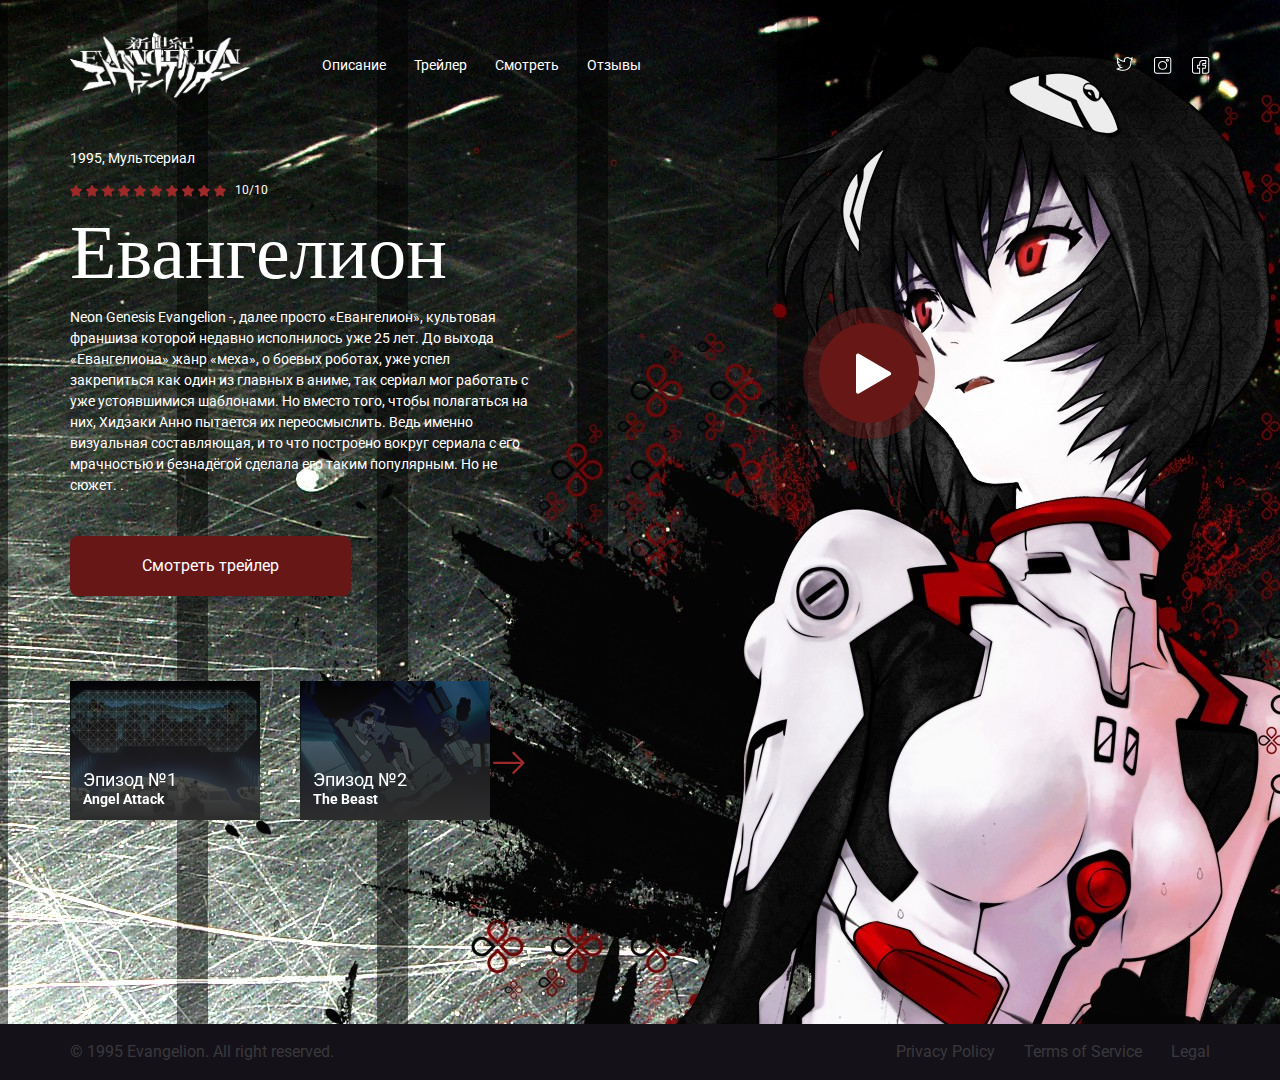
<file: index.html>
<!doctype html>
<html lang="ru">

<head>
  <meta charset="UTF-8">
  <meta name="viewport" content="width=device-width, user-scalable=no, initial-scale=1.0, maximum-scale=1.0, minimum-scale=1.0">
  <meta http-equiv="X-UA-Compatible" content="ie=edge">
  <title>Евангелион - официальный сайт сериала</title>
  <link href="https://fonts.googleapis.com/css?family=Roboto:400,700&display=swap&subset=cyrillic-ext" rel="stylesheet">
  <link rel="stylesheet" href="css/reset.css">
  <link rel="stylesheet" href="css/swiper.min.css">
  <link rel="stylesheet" href="css/animate.css">
  <link rel="stylesheet" href="css/style.css">

  <script src="js/swiper.min.js" defer></script>
  <script src="youtube-modal/index.js" defer></script>
  <script src="js/main.js" defer></script>

</head>

<body class="body-app">
  
  
  <header>
    <div class="container">
      <div class="header">
        <img src="img/logo.png" alt="логотип Ведьмак" class="logo">
        <nav class="menu-list">
          <a href="page.html" class="menu-link">Описание</a>
          <a href="https://youtu.be/2o_9GjAs-sc" class="menu-link  animated fadeInRight youtube-modal">Трейлер</a>
          <a href="watch.html" class="menu-link">Смотреть</a>
          <a href="#" class="menu-link">Отзывы</a>
        </nav>

        <div class="social">
          <a href="https://twitter.com/evangelion_co" class="social-link"><img src="img/social/twitter.svg" alt="Twitter"></a>
          <a href="https://www.instagram.com/evangelion.official/" class="social-link"><img src="img/social/instagram.svg" alt="instagram"></a>
          <a href="https://www.facebook.com/Neon-Genesis-Evangelion-10817426834/" class="social-link"><img src="img/social/facebook.svg" alt="Facebok"></a>
        </div>
      </div>
      <button class="menu-button"></button>
    </div>
  </header>


  <main>
    <div class="container">
      <div class="main-content">
        <div class="content">
          <span class="genre animated fadeInRight">1995, Мультсериал</span>

          <div class="rating animated fadeInRight">
            <div class="rating-stars">
              <img src="img/star.svg" alt="Рейтинг 7 из 10" class="star">
              <img src="img/star.svg" alt="" class="star">
              <img src="img/star.svg" alt="" class="star">
              <img src="img/star.svg" alt="" class="star">
              <img src="img/star.svg" alt="" class="star">
              <img src="img/star.svg" alt="" class="star">
              <img src="img/star.svg" alt="" class="star">
              <img src="img/star.svg" alt="" class="star">
              <img src="img/star.svg" alt="" class="star">
              <img src="img/star.svg" alt="" class="star">
            </div>
            <div class="rating-number">10/10</div>
          </div>
          <h1 class="main-title animated fadeInRight">Евангелион</h1>

          <p class="main-description animated fadeInRight">
            Neon Genesis Evangelion -, далее просто «Евангелион», культовая франшиза которой недавно исполнилось уже 25 лет.

            До выхода «Евангелиона» жанр «меха», о боевых роботах, уже успел закрепиться как один из главных в аниме, так сериал мог работать с уже устоявшимися шаблонами. Но вместо того, чтобы полагаться на них, Хидэаки Анно пытается их переосмыслить. Ведь именно визуальная составляющая, и то что построено вокруг сериала с его мрачностью и безнадёгой сделала его таким популярным. Но не сюжет. 
            
        .</p>

          <a href="https://youtu.be/Un4p-6lzIpI" class="button animated fadeInRight youtube-modal">Смотреть трейлер</a>

        </div>
        <a href="https://youtu.be/2o_9GjAs-sc" class="play youtube-modal">
          <img src="img/play.svg" alt="play" class="play-img">
        </a>
      </div>

      <div class="series">
        <div class="swiper-container">

          <div class="swiper-wrapper">

            <div class="swiper-slide">
              <a href="https://jut.su/evangelion/episode-1.html" class="card-link">
              <figure class="card">
                <img class="card-img" src="img/series/series-1.jpg" alt="Эпизод №1">
                <figcaption class="card-description">
                  <p class="card-subtitle">Эпизод №1</p>
                  <p class="card-title">Angel Attack</p>
                </figcaption>
              </figure>
            </a>
            </div>

            <div class="swiper-slide">
              <a href="https://jut.su/evangelion/episode-2.html" class="card-link">
              <figure class="card">
                <img class="card-img" src="img/series/series-2.jpg" alt="Эпизод №2">
                <figcaption class="card-description">
                  <p class="card-subtitle">Эпизод №2</p>
                  <p class="card-title">The Beast</p>
                </figcaption>
              </figure>
            </a>
            </div>

            <div class="swiper-slide">
              <a href="https://jut.su/evangelion/episode-3.html" class="card-link">
              <figure class="card">
                <img class="card-img" src="img/series/series-3.jpg" alt="Эпизод №3">
                <figcaption class="card-description">
                  <p class="card-subtitle">Эпизод №3</p>
                  <p class="card-title">A Transfer</p>
                </figcaption>
              </figure>
            </a>
            </div>

            <div class="swiper-slide">
              <a href="https://jut.su/evangelion/episode-4.html" class="card-link">
              <figure class="card">
                <img class="card-img" src="img/series/series-4.jpg" alt="Эпизод №4">
                <figcaption class="card-description">
                  <p class="card-subtitle">Эпизод №4</p>
                  <p class="card-title">Hedgehog’s Dilemma</p>
                </figcaption>
              </figure>
            </a>
            </div>
            <div class="swiper-slide">
              <a href="https://jut.su/evangelion/episode-5.html" class="card-link">
              <figure class="card">
                <img class="card-img" src="img/series/series-5.jpg" alt="Эпизод №5">
                <figcaption class="card-description">
                  <p class="card-subtitle">Эпизод №5</p>
                  <p class="card-title">Rei I</p>
                </figcaption>
              </figure>
            </a>
            </div>
            <div class="swiper-slide">
              <a href="https://jut.su/evangelion/episode-6.html" class="card-link">
              <figure class="card">
                <img class="card-img" src="img/series/series-6.jpg" alt="Эпизод №6">
                <figcaption class="card-description">
                  <p class="card-subtitle">Эпизод №6</p>
                  <p class="card-title">Rei II</p>
                </figcaption>
              </figure>
            </a>
            </div>
            <div class="swiper-slide">
              <a href="https://jut.su/evangelion/episode-7.html" class="card-link">
              <figure class="card">
                <img class="card-img" src="img/series/series-7.jpg" alt="Эпизод №7">
                <figcaption class="card-description">
                  <p class="card-subtitle">Эпизод №7</p>
                  <p class="card-title">A Human Work</p>
                </figcaption>
              </figure>
            </a>
            </div>
            <div class="swiper-slide">
              <a href="https://jut.su/evangelion/episode-8.html" class="card-link">
              <figure class="card">
                <img class="card-img" src="img/series/series-8.jpg" alt="Эпизод №8">
                <figcaption class="card-description">
                  <p class="card-subtitle">Эпизод №8</p>
                  <p class="card-title">Asuka Strikes!</p>
                </figcaption>
              </figure>
            </a>
            </div>
            <div class="swiper-slide">
              <a href="https://jut.su/evangelion/episode-9.html" class="card-link">
              <figure class="card">
                <img class="card-img" src="img/series/series-9.jpg" alt="Эпизод №9">
                <figcaption class="card-description">
                  <p class="card-subtitle">Эпизод №9</p>
                  <p class="card-title">Both of You, Dance Like You Want to Win!</p>
                </figcaption>
              </figure>
            </a>
            </div>
            <div class="swiper-slide">
              <a href="https://jut.su/evangelion/episode-10.html" class="card-link">
              <figure class="card">
                <img class="card-img" src="img/series/series-10.jpg" alt="Эпизод №10">
                <figcaption class="card-description">
                  <p class="card-subtitle">Эпизод №10</p>
                  <p class="card-title">Magma Diver</p>
                </figcaption>
              </figure>
            </a>
            </div>
            <div class="swiper-slide">
              <a href="https://jut.su/evangelion/episode-11.html" class="card-link">
              <figure class="card">
                <img class="card-img" src="img/series/series-11.jpg" alt="Эпизод №11">
                <figcaption class="card-description">
                  <p class="card-subtitle">Эпизод №11</p>
                  <p class="card-title">The Day Tokyo-3 Stood Still</p>
                </figcaption>
              </figure>
            </a>
            </div>
            <div class="swiper-slide">
              <a href="https://jut.su/evangelion/episode-12.html" class="card-link">
              <figure class="card">
                <img class="card-img" src="img/series/series-12.jpg" alt="Эпизод №12">
                <figcaption class="card-description">
                  <p class="card-subtitle">Эпизод №12</p>
                  <p class="card-title">She Said, „Don’t Make Others Suffer for Your Personal Hatred.</p>
                </figcaption>
              </figure>
            </a>
            </div>
            <div class="swiper-slide">
              <a href="https://jut.su/evangelion/episode-13.html" class="card-link">
              <figure class="card">
                <img class="card-img" src="img/series/series-13.jpg" alt="Эпизод №13">
                <figcaption class="card-description">
                  <p class="card-subtitle">Эпизод №13</p>
                  <p class="card-title">Lilliputian Hitcher</p>
                </figcaption>
              </figure>
            </a>
            </div>
            <div class="swiper-slide">
              <a href="https://jut.su/evangelion/episode-14.html" class="card-link">
              <figure class="card">
                <img class="card-img" src="img/series/series-14.jpg" alt="Эпизод №14">
                <figcaption class="card-description">
                  <p class="card-subtitle">Эпизод №14</p>
                  <p class="card-title">Weaving a Story</p>
                </figcaption>
              </figure>
            </a>
            </div>
            <div class="swiper-slide">
              <a href="https://jut.su/evangelion/episode-15.html" class="card-link">
              <figure class="card">
                <img class="card-img" src="img/series/series-15.jpg" alt="Эпизод №15">
                <figcaption class="card-description">
                  <p class="card-subtitle">Эпизод №15</p>
                  <p class="card-title">Those Women Longed for the Touch of Other’s Lips, and Thus Invited Their Kisses</p>
                </figcaption>
              </figure>
            </a>
            </div>
            <div class="swiper-slide">
              <a href="https://jut.su/evangelion/episode-16.html" class="card-link">
              <figure class="card">
                <img class="card-img" src="img/series/series-16.jpg" alt="Эпизод №16">
                <figcaption class="card-description">
                  <p class="card-subtitle">Эпизод №16</p>
                  <p class="card-title">Splitting of the Breast</p>
                </figcaption>
              </figure>
            </a>
            </div>
            <div class="swiper-slide">
              <a href="https://jut.su/evangelion/episode-17.html" class="card-link">
              <figure class="card">
                <img class="card-img" src="img/series/series-17.jpg" alt="Эпизод №17">
                <figcaption class="card-description">
                  <p class="card-subtitle">Эпизод №17</p>
                  <p class="card-title">FOURTH CHILDREN</p>
                </figcaption>
              </figure>
            </a>
            </div>
            <div class="swiper-slide">
              <a href="https://jut.su/evangelion/episode-18.html" class="card-link">
              <figure class="card">
                <img class="card-img" src="img/series/series-18.jpg" alt="Эпизод №18">
                <figcaption class="card-description">
                  <p class="card-subtitle">Эпизод №18</p>
                  <p class="card-title">Ambivalence</p>
                </figcaption>
              </figure>
            </a>
            </div>
            <div class="swiper-slide">
              <a href="https://jut.su/evangelion/episode-19.html" class="card-link">
              <figure class="card">
                <img class="card-img" src="img/series/series-19.jpg" alt="Эпизод №19">
                <figcaption class="card-description">
                  <p class="card-subtitle">Эпизод №19</p>
                  <p class="card-title">Introjection</p>
                </figcaption>
              </figure>
            </a>
            </div>
            <div class="swiper-slide">
              <a href="https://jut.su/evangelion/episode-20.html" class="card-link">
              <figure class="card">
                <img class="card-img" src="img/series/series-20.jpg" alt="Эпизод №20">
                <figcaption class="card-description">
                  <p class="card-subtitle">Эпизод №20</p>
                  <p class="card-title">Weaving a story 2: Oral Stage</p>
                </figcaption>
              </figure>
            </a>
            </div>
            <div class="swiper-slide">
              <a href="https://jut.su/evangelion/episode-21.html" class="card-link">
              <figure class="card">
                <img class="card-img" src="img/series/series-21.jpg" alt="Эпизод №21">
                <figcaption class="card-description">
                  <p class="card-subtitle">Эпизод №21</p>
                  <p class="card-title">He was aware that he was still a child</p>
                </figcaption>
              </figure>
            </a>
            </div>
            <div class="swiper-slide">
              <a href="https://jut.su/evangelion/episode-22.html" class="card-link">
              <figure class="card">
                <img class="card-img" src="img/series/series-22.jpg" alt="Эпизод №22">
                <figcaption class="card-description">
                  <p class="card-subtitle">Эпизод №22</p>
                  <p class="card-title">Don't be.</p>
                </figcaption>
              </figure>
            </a>
            </div>
            <div class="swiper-slide">
              <a href="https://jut.su/evangelion/episode-23.html" class="card-link">
              <figure class="card">
                <img class="card-img" src="img/series/series-23.jpg" alt="Эпизод №23">
                <figcaption class="card-description">
                  <p class="card-subtitle">Эпизод №23</p>
                  <p class="card-title">Rei III</p>
                </figcaption>
              </figure>
            </a>
            </div>
            <div class="swiper-slide">
              <a href="https://jut.su/evangelion/episode-24.html" class="card-link">
              <figure class="card">
                <img class="card-img" src="img/series/series-24.jpg" alt="Эпизод №24">
                <figcaption class="card-description">
                  <p class="card-subtitle">Эпизод №24</p>
                  <p class="card-title">The Beginning and the End, or „Knockin' on Heaven’s Door</p>
                </figcaption>
              </figure>
            </a>
            </div>
            <div class="swiper-slide">
              <a href="https://jut.su/evangelion/episode-25.html" class="card-link">
              <figure class="card">
                <img class="card-img" src="img/series/series-25.jpg" alt="Эпизод №25">
                <figcaption class="card-description">
                  <p class="card-subtitle">Эпизод №25</p>
                  <p class="card-title">Love is destructive</p>
                </figcaption>
              </figure>
            </a>
            </div>
            <div class="swiper-slide">
              <a href="https://jut.su/evangelion/episode-26.html" class="card-link">
              <figure class="card">
                <img class="card-img" src="img/series/series-26.jpg" alt="Эпизод №26">
                <figcaption class="card-description">
                  <p class="card-subtitle">Эпизод №26</p>
                  <p class="card-title">I need you.</p>
                </figcaption>
              </figure>
            </a>
            </div>


          </div>
        </div>
        <button class="arrow"></button>
      </div>

    </div>

  </main>

  <footer class="footer">
    <div class="container">
      <div class="footer-content">
        <div class="left">
          <span class="copyright">© 1995 Evangelion. All right reserved.</span>

        </div>
        <div class="right">
          <nav class="footer-menu">
            <a href="#" class="footer-link">Privacy Policy</a>
            <a href="#" class="footer-link">Terms of Service</a>
            <a href="#" class="footer-link">Legal</a>
          </nav>
        </div>
      </div>
    </div>
  </footer>
</body>
</html>
</file>
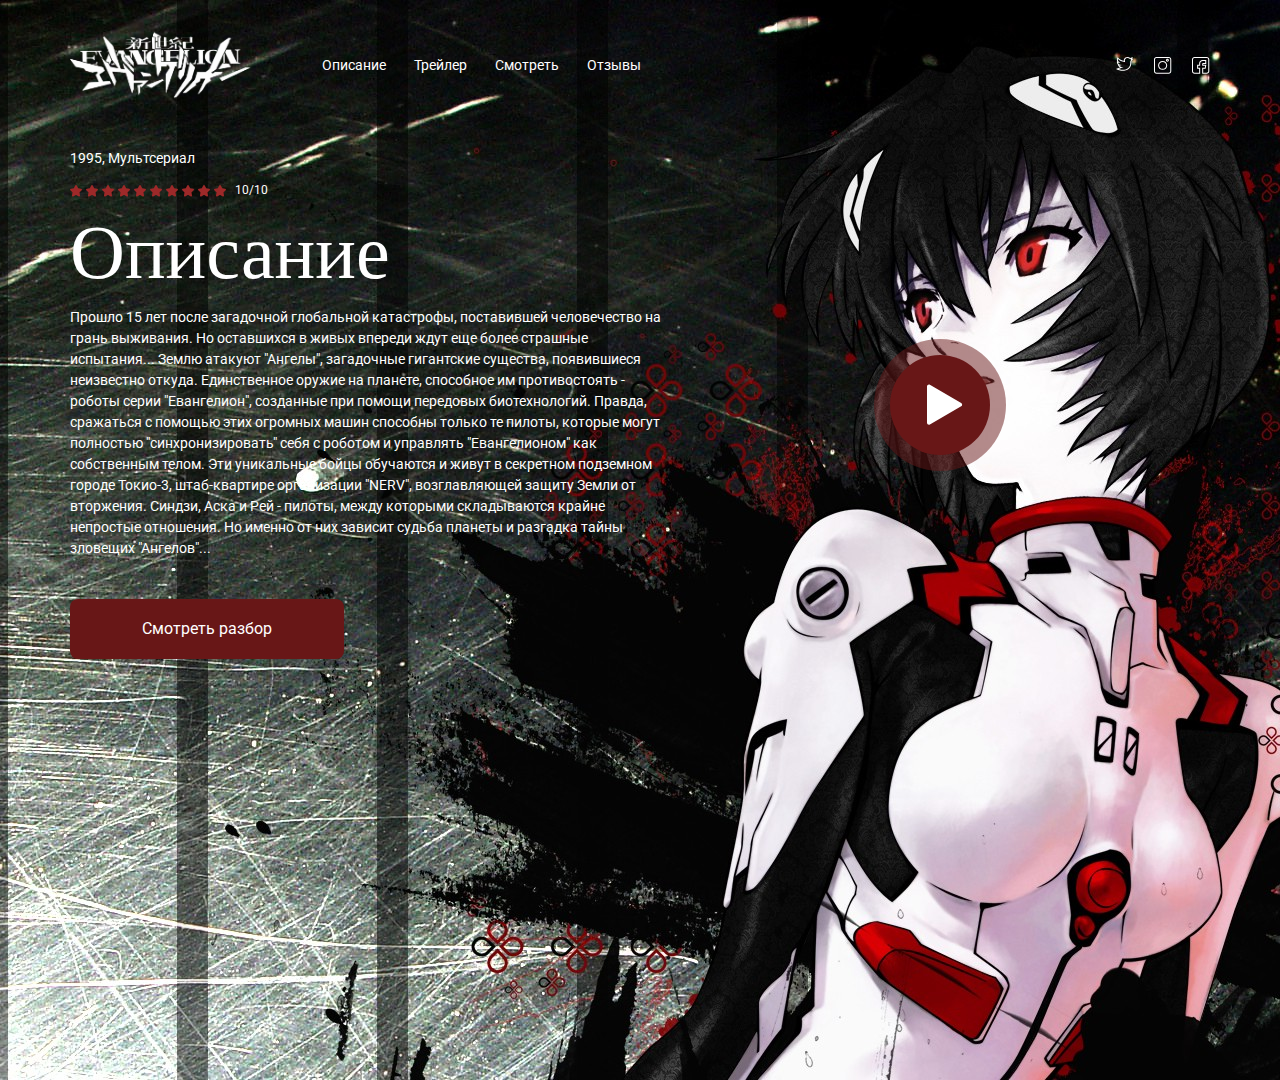
<file: page.html>
<!doctype html>
<html lang="ru">

<head>
  <meta charset="UTF-8">
  <meta name="viewport" content="width=device-width, user-scalable=no, initial-scale=1.0, maximum-scale=1.0, minimum-scale=1.0">
  <meta http-equiv="X-UA-Compatible" content="ie=edge">
  <title>Евангелион - официальный сайт сериала</title>
  <link href="https://fonts.googleapis.com/css?family=Roboto:400,700&display=swap&subset=cyrillic-ext" rel="stylesheet">
  <link rel="stylesheet" href="css/reset.css">
  <link rel="stylesheet" href="css/swiper.min.css">
  <link rel="stylesheet" href="css/animate.css">
  <link rel="stylesheet" href="css/style.css">

  <script src="js/swiper.min.js" defer></script>
  <script src="youtube-modal/index.js" defer></script>
  <script src="js/main.js" defer></script>

</head>

<body class="body-app">
  
  
  <header>
    <div class="container">
      <div class="header">
        <a href="index.html">
        <img src="img/logo.png" alt="логотип Ведьмак" class="logo">
      </a>
        <nav class="menu-list">
          <a href="page.html" class="menu-link">Описание</a>
          <a href="https://youtu.be/2o_9GjAs-sc" class="menu-link  animated fadeInRight youtube-modal">Трейлер</a>
          <a href="watch.html" class="menu-link">Смотреть</a>
          <a href="#" class="menu-link">Отзывы</a>
        </nav>

        <div class="social">
          <a href="https://twitter.com/evangelion_co" class="social-link"><img src="img/social/twitter.svg" alt="Twitter"></a>
          <a href="https://www.instagram.com/evangelion.official/" class="social-link"><img src="img/social/instagram.svg" alt="instagram"></a>
          <a href="https://www.facebook.com/Neon-Genesis-Evangelion-10817426834/" class="social-link"><img src="img/social/facebook.svg" alt="Facebok"></a>
        </div>
      </div>
      <button class="menu-button"></button>
    </div>
  </header>


  <main>
    <div class="container">
      <div class="main-content">
        <div class="content">
          <span class="genre animated fadeInRight">1995, Мультсериал</span>

          <div class="rating animated fadeInRight">
            <div class="rating-stars">
              <img src="img/star.svg" alt="Рейтинг 7 из 10" class="star">
              <img src="img/star.svg" alt="" class="star">
              <img src="img/star.svg" alt="" class="star">
              <img src="img/star.svg" alt="" class="star">
              <img src="img/star.svg" alt="" class="star">
              <img src="img/star.svg" alt="" class="star">
              <img src="img/star.svg" alt="" class="star">
              <img src="img/star.svg" alt="" class="star">
              <img src="img/star.svg" alt="" class="star">
              <img src="img/star.svg" alt="" class="star">
            </div>
            <div class="rating-number">10/10</div>
          </div>
          <h1 class="main-title animated fadeInRight">Описание</h1>
          <p class="main-description-2 animated fadeInRight">
            Прошло 15 лет после загадочной глобальной катастрофы, поставившей человечество на грань выживания. Но оставшихся в живых впереди ждут еще более страшные испытания... Землю атакуют "Ангелы", загадочные гигантские существа, появившиеся неизвестно откуда. Единственное оружие на планете, способное им противостоять - роботы серии "Евангелион", созданные при помощи передовых биотехнологий. Правда, сражаться с помощью этих огромных машин способны только те пилоты, которые могут полностью "синхронизировать" себя с роботом и управлять "Евангелионом" как собственным телом. Эти уникальные бойцы обучаются и живут в секретном подземном городе Токио-3, штаб-квартире организации "NERV", возглавляющей защиту Земли от вторжения. Синдзи, Аска и Рей - пилоты, между которыми складываются крайне непростые отношения. Но именно от них зависит судьба планеты и разгадка тайны зловещих "Ангелов"...
          </p>
          <a href="https://youtu.be/USKzAj1dOq4" class="button animated fadeInRight youtube-modal">Смотреть разбор</a>
        </div>
        <a href="https://youtu.be/Bfb4KbAIod8" class="play youtube-modal">
          <img src="img/play.svg" alt="play" class="play-img">
        </a>
      </div>
      </main>
    </body>
    </html>
</file>
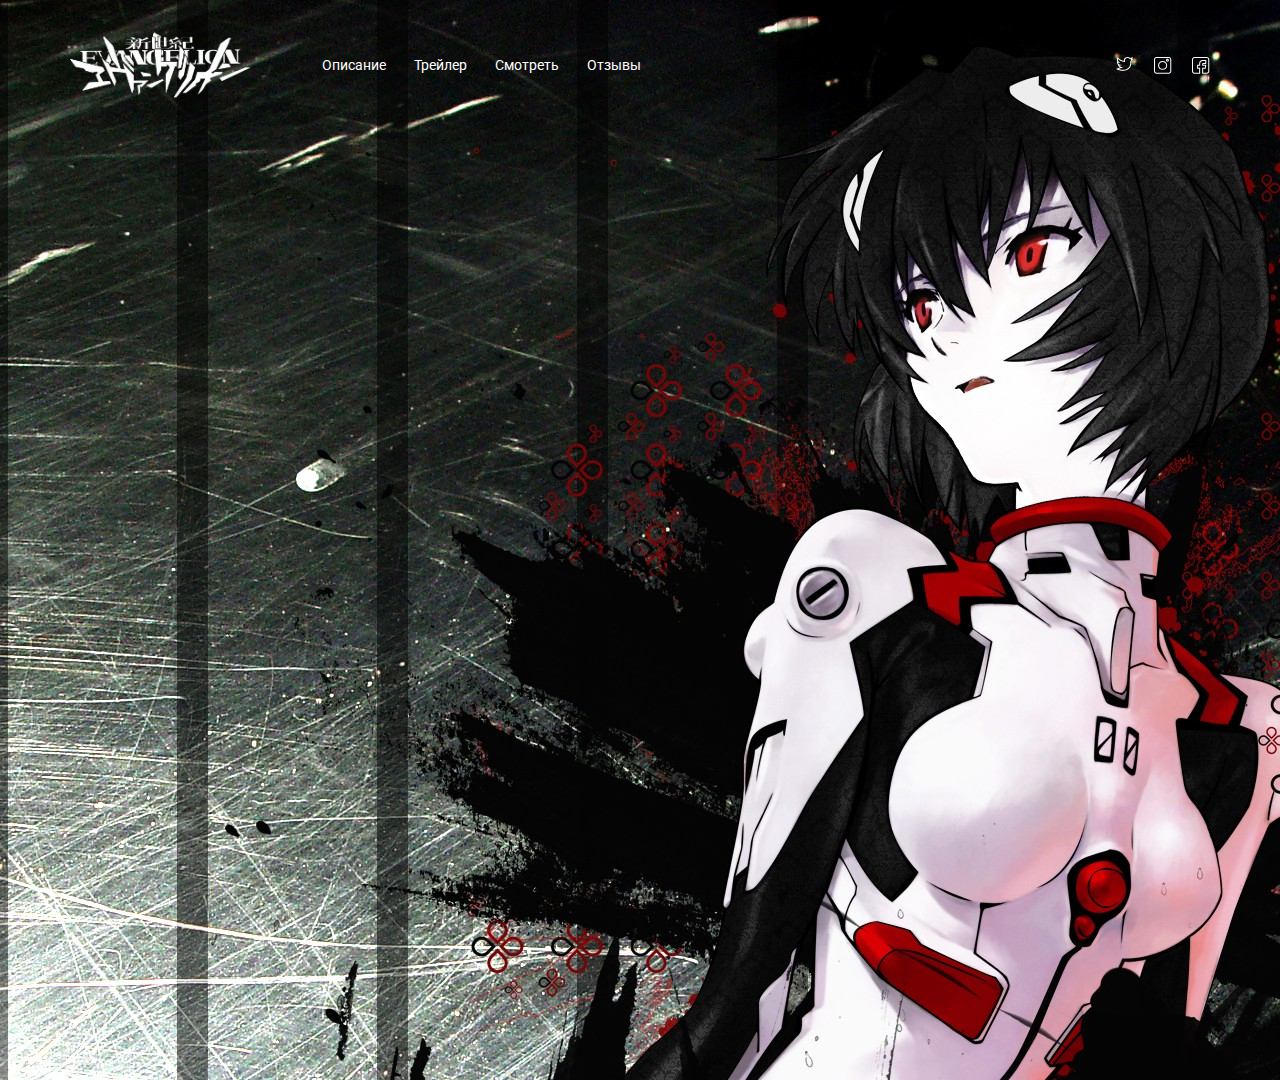
<file: watch.html>
<!doctype html>
<html lang="ru">

<head>
  <meta charset="UTF-8">
  <meta name="viewport" content="width=device-width, user-scalable=no, initial-scale=1.0, maximum-scale=1.0, minimum-scale=1.0">
  <meta http-equiv="X-UA-Compatible" content="ie=edge">
  <title>Евангелион - официальный сайт сериала</title>
  <link href="https://fonts.googleapis.com/css?family=Roboto:400,700&display=swap&subset=cyrillic-ext" rel="stylesheet">
  <link rel="stylesheet" href="css/reset.css">
  <link rel="stylesheet" href="css/swiper.min.css">
  <link rel="stylesheet" href="css/animate.css">
  <link rel="stylesheet" href="css/style.css">

  <script src="js/swiper.min.js" defer></script>
  <script src="youtube-modal/index.js" defer></script>
  <script src="js/main.js" defer></script>

</head>

<body class="body-app">
  
  
  <header>
    <div class="container">
      <div class="header-2">
        <a href="index.html">
        <img src="img/logo.png" alt="логотип Ведьмак" class="logo">
      </a>
        <nav class="menu-list">
          <a href="page.html" class="menu-link">Описание</a>
          <a href="https://youtu.be/2o_9GjAs-sc" class="menu-link  animated fadeInRight youtube-modal">Трейлер</a>
          <a href="watch.html" class="menu-link">Смотреть</a>
          <a href="#" class="menu-link">Отзывы</a>
        </nav>

        <div class="social">
          <a href="https://twitter.com/evangelion_co" class="social-link"><img src="img/social/twitter.svg" alt="Twitter"></a>
          <a href="https://www.instagram.com/evangelion.official/" class="social-link"><img src="img/social/instagram.svg" alt="instagram"></a>
          <a href="https://www.facebook.com/Neon-Genesis-Evangelion-10817426834/" class="social-link"><img src="img/social/facebook.svg" alt="Facebok"></a>
        </div>
      </div>
      <button class="menu-button"></button>
    </div>
  </header>
  <main>
    <div class="video">
  <iframe src="//kodik.info/serial/5877/c366b8af7a1a826bf38e9a158f213624/720p" width="100%" height="700px"  frameborder="0" AllowFullScreen allow="autoplay *; fullscreen *"></iframe>
    </div>

</body>
</html>
</file>
<file: css/style.css>
html {
    --sub-color: #681717;
}

img {
    max-width: 100%;
    height: auto;
}


.body-app {
    background-color: #141218;
    background-image:url(../img/background.jpg);
    z-index: -9999; 
    position: absolute; 
     width: 100%; 
     height: 120%; 
     
    font-family: 'Roboto', sans-serif;
    color: #FFFFFF;
    min-height: 100vh;
    display: flex;
    flex-direction: column;
    background-repeat: no-repeat;
    background-position: top right 20%;
}

.container {
    width: 95%;
    max-width: 1140px;
    margin: auto;

}

.header {
    display: flex;
    align-items: center;
    justify-content: space-between;
    padding-top: 30px;
    margin-bottom: 50px;
    z-index: 99;
}
.header-2 {
    display: flex;
    align-items: center;
    justify-content: space-between;
    padding-top: 30px;
    margin-bottom: 30px;
    z-index: 99;
}

.logo {
    height: 70px;
}

.menu-list {
    margin-right: auto;
    margin-left: 67px;
}

.menu-link {
    font-size: 14px;
    line-height: 16px;
    color: inherit;
    text-decoration: none;
    margin-right: 24px;
}

.social {
    display: flex;
    gap: 20px;
}

.social-link {
    display: block;
    max-width: 18px;
    text-decoration: none;
}

.social-link img {
    display: block;
    width: 100%;
}

.genre {
    font-size: 14px;
    line-height: 16px;
    margin-bottom: 16px;
    display: block;
    animation-delay: 0.1s;
}

.rating {
    display: flex;
    align-items: center;
    margin-bottom: 10px;
    animation-delay: 0.3s;
}

.rating-number {
    font-size: 12px;
    line-height: 14px;
    margin-left: 9px;
}

.main-title {
    font-size: 76px;
    line-height: 89px;
    font-family: serif;
    margin-bottom: 10px;
    animation-delay: 0.5s;
}

.main-description {
    max-width: 458px;
    font-size: 14px;
    line-height: 150%;
    margin-bottom: 40px;
    animation-delay: 0.7s;
}
.main-description-2 {
    max-width: 600px;
    font-size: 14px;
    line-height: 150%;
    margin-bottom: 40px;
    animation-delay: 0.7s;
}
.video{
    width: 90%;
    margin: auto;
}
.main-content {
    display: flex;
    align-items: center;
    margin-bottom: 85px;
}

.button {
    display: inline-block;
    background-color: var(--sub-color);
    border-radius: 8px;
    color: #FFFFFF;
    border: none;
    padding: 22px 72px;
    text-decoration: none;
    animation-delay: 1s;
}

.button:active {
    color: #fff;
}

.play {
    display: flex;
    align-items: center;
    justify-content: center;
    background: var(--sub-color);
    width: 100px;
    height: 100px;
    border-radius: 50%;
    border: none;
    position: relative;
    margin: auto;
}

.play:before {
    content: '';
    width: 132px;
    height: 132px;
    background: var(--sub-color);
    opacity: 0.5;
    position: absolute;
    border-radius: 50%;
    left: -16px;
    top: -16px;
    animation: pulse 0.5s ease-in-out 0.5s infinite;
}

.play-img {
    position: relative;
    transform: translateX(5px);
}

.series {
    display: flex;
    align-items: center;
    margin-bottom: 60px;
    position: relative;
    max-width: 420px;
}
.card-link {
    text-decoration: none;
  }
.card {
    position: relative;
    margin-right: 30px;
    width: 164px;
    height: 113.41px;
    border-radius: 8px;
    display: flex;
    flex-direction: column;
    justify-content: flex-end;
    padding: 13px;
}

.card:after {
    content: '';
    position: absolute;
    top: 0;
    right: 0;
    bottom: 0;
    left: 0;
    z-index: 25;
    background: linear-gradient(180deg, rgba(20, 18, 24, 0.2) 0%, #2D2D2D 100%);

}

.card-img {
    position: absolute;
    width: 100%;
    height: 100%;
    object-fit: cover;
    top: 0;
    left: 0;
    right: 0;
    bottom: 0;
}

.card-description {
    position: relative;
    z-index: 50;
    color: #fff;
}

.card-subtitle {
    font-size: 18px;
    line-height: 12px;
    margin-bottom: 5px;
}

.card-title {
    font-weight: bold;
    font-size: 14px;
    line-height: 16px;
}

.arrow {
    width: 32px;
    height: 23px;
    border: none;
    background-image: url('../img/arrow.svg');
    background-repeat: no-repeat;
    background-position: center;
    background-color: transparent;
    position: absolute;
    top: 50%;
    right: -35px;
}

.swiper-container {
    max-width: 420px;
    margin-left: 0px;
}

.footer {
    background-color: #141218;
    padding: 20px 0;
    margin-top: auto;
}

.footer-content {
    display: flex;
    align-items: center;
    justify-content: space-between;
}

.footer-link {
    text-decoration: none;
    color: #3A383D;
    margin-left: 25px;
}

.copyright {
    color: #3A383D;
}

.menu-button {
    display: none;
    z-index: 100;
}

@media (max-width: 760px) {
    .body-app{
        background-image:url(/img/mini-back.jpg);
        z-index: -9999; 
        position: absolute; 
        width: 100%; 
        height: 0%; 
      }
      .series{
        margin-bottom: 5px;
      }
    .play {
        display: none;
    }

    .footer-content {
        flex-direction: column;
        align-items: flex-start;
    }

    .copyright {
        display: block;
        margin-bottom: 8px;
    }

    .footer-link:first-child {
        margin-left: 0;
    }
}


@media (max-width: 540px) {
    .body-app{
      background-image:url(/img/mini-back.jpg);
      z-index: -9999; 
        position: absolute; 
        width: 100%; 
        height: 0%; 
            }

    .series {
        display: flex;
        align-items: center;
        margin-bottom: 5px;
        position: relative;
        max-width: 420px;
    }
    .footer {
        background-color: #141218;
        padding: 20px 0;
        margin-top: 5px;
    }
    .menu-button {
        display: block;
        position: absolute;
        right: 35px;
        top: 40px;
        width: 30px;
        height: 2px;
        background-color: #fff;
        border: none;
        cursor: pointer;
    }

    .menu-button:before {
        content: '';
        display: block;
        position: absolute;
        top: 0px;
        left: 0px;
        width: 30px;
        height: 2px;
        background-color: #fff;
        margin-top: -7px;
        transition: transform 0.2s;
    }

    .menu-button:after {
        content: '';
        display: block;
        position: absolute;
        top: 0px;
        left: 0px;
        width: 30px;
        height: 2px;
        background-color: #fff;
        margin-top: 7px;
        transition: transform 0.2s;
    }

    .menu-button-active {
        height: 0;
        background: transparent;
    }

    .menu-button-active:before {
        transform: rotate(45deg);
        margin-top: 0;
    }

    .menu-button-active:after {
        transform: rotate(-45deg);
        margin-top: 0;
    }

    .header {
        display: none;
        flex-direction: column;
        position: absolute;
        right: 0;
        top: 0;
        background-color: var(--sub-color);
        width: 250px;
        padding-bottom: 40px;
    }

    .header-active {
        display: flex;
    }

    .logo {
        margin-bottom: 25px;

    }

    .menu-list {
        margin: auto;
        order: 2;
        display: flex;
        flex-direction: column;
        align-items: center;
    }

    .menu-link {
        margin-right: 0;
        margin-bottom: 17px;
    }

    .social {
        order: 1;
        margin-bottom: 22px;
    }

    .social-link:first-child {
        margin-left: 0;
    }

    .swiper-container {
        width: 80%;
    }

    .main-content {
        margin-top: 196px;
    }

    .main-title {
        font-size: 56px;
    }

    .series {
        max-width: 210px;
    }
}
@media (min-height: 1000px) {
    .footer {
        background-color: #141218;
        padding: 20px 0;
        margin-top: 150px;
    }
}
</file>
